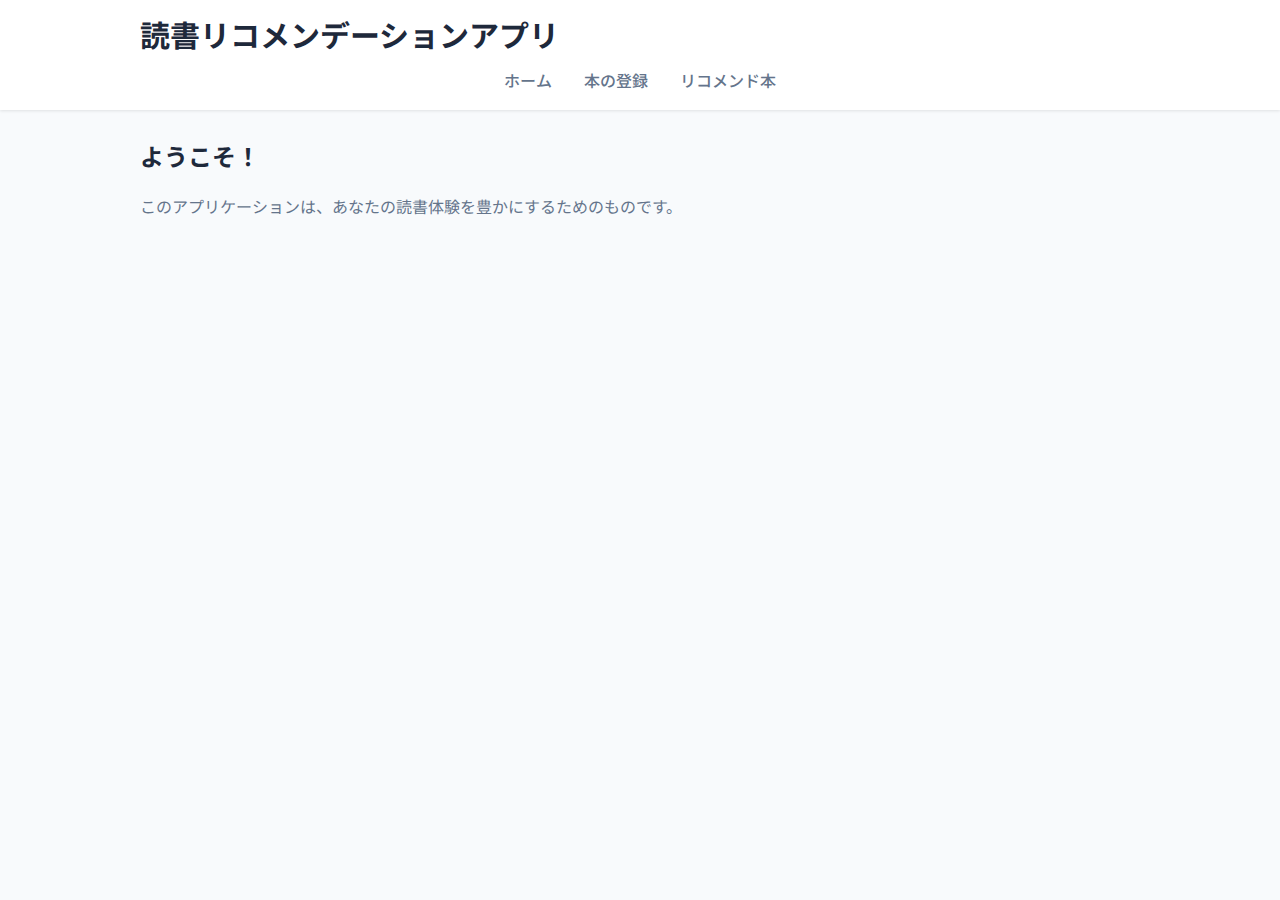
<file: src/index.html>
<!DOCTYPE html>
<html lang="ja">
  <head>
    <meta charset="UTF-8" />
    <meta name="viewport" content="width=device-width, initial-scale=1.0" />
    <title>読書リコメンデーションアプリ</title>
    <link rel="preconnect" href="https://fonts.googleapis.com" />
    <link rel="preconnect" href="https://fonts.gstatic.com" crossorigin />
    <link
      href="https://fonts.googleapis.com/css2?family=Noto+Sans+JP:wght@400;500;700&display=swap"
      rel="stylesheet"
    />
    <link rel="stylesheet" href="assets/styles/main.css" />
  </head>
  <body>
    <header class="header">
      <div class="container">
        <h1>読書リコメンデーションアプリ</h1>
        <nav class="nav">
          <ul class="nav-list">
            <li><a href="views/home.html">ホーム</a></li>
            <li><a href="views/book-form.html">本の登録</a></li>
            <li><a href="views/recommendations.html">リコメンド本</a></li>
          </ul>
        </nav>
      </div>
    </header>
    <main class="main container">
      <h2>ようこそ！</h2>
      <p>
        このアプリケーションは、あなたの読書体験を豊かにするためのものです。
      </p>
    </main>
    <script src="js/app.js"></script>
  </body>
</html>
</file>
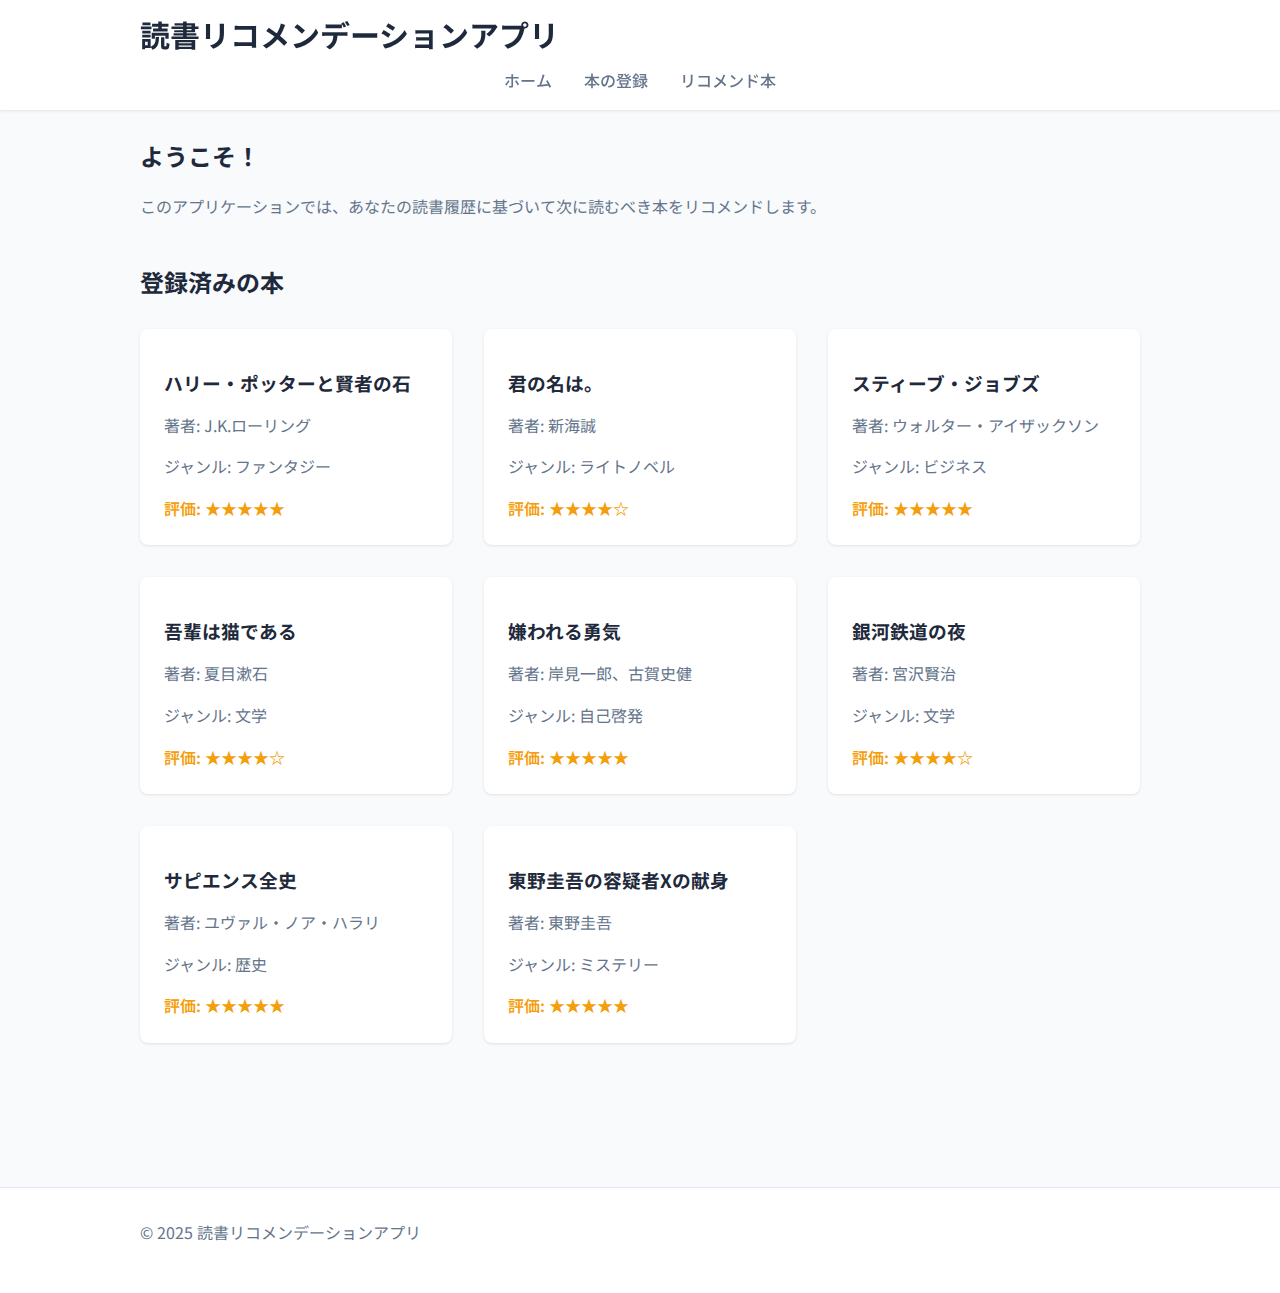
<file: src/views/book-detail.html>
<!DOCTYPE html>
<html lang="ja">
  <head>
    <meta charset="UTF-8" />
    <meta name="viewport" content="width=device-width, initial-scale=1.0" />
    <title>本の詳細 - 読書リコメンデーションアプリ</title>
    <link rel="preconnect" href="https://fonts.googleapis.com" />
    <link rel="preconnect" href="https://fonts.gstatic.com" crossorigin />
    <link
      href="https://fonts.googleapis.com/css2?family=Noto+Sans+JP:wght@400;500;700&display=swap"
      rel="stylesheet"
    />
    <link rel="stylesheet" href="../assets/styles/main.css" />
  </head>
  <body>
    <header class="header">
      <div class="container">
        <h1>本の詳細</h1>
        <nav class="nav">
          <ul class="nav-list">
            <li><a href="home.html">ホーム</a></li>
            <li><a href="book-form.html">本の登録</a></li>
            <li><a href="recommendations.html">リコメンド本</a></li>
          </ul>
        </nav>
      </div>
    </header>
    <main class="main container">
      <div class="book-detail-container">
        <div class="book-detail-header">
          <h2 id="book-title" class="book-detail-title">読み込み中...</h2>
          <div id="book-rating" class="book-detail-rating"></div>
        </div>

        <div class="book-detail-content">
          <div class="book-info-section">
            <h3>基本情報</h3>
            <div class="info-grid">
              <div class="info-item">
                <label>著者</label>
                <span id="book-author">-</span>
              </div>
              <div class="info-item">
                <label>出版社</label>
                <span id="book-publisher">-</span>
              </div>
              <div class="info-item">
                <label>ジャンル</label>
                <span id="book-genre" class="genre-tag">-</span>
              </div>
              <div class="info-item">
                <label>ISBN</label>
                <span id="book-isbn">-</span>
              </div>
              <div class="info-item">
                <label>読了日</label>
                <span id="book-readDate">-</span>
              </div>
            </div>
          </div>

          <div class="book-notes-section" id="notes-section">
            <h3>読書メモ</h3>
            <div class="notes-content" id="book-notes">メモがありません</div>
          </div>
        </div>

        <div class="book-detail-actions">
          <button onclick="history.back()" class="btn btn-secondary">
            戻る
          </button>
          <button id="edit-book" class="btn btn-primary">編集</button>
          <button id="delete-book" class="btn btn-danger">削除</button>
        </div>
      </div>
    </main>

    <style>
      .book-detail-container {
        max-width: 800px;
        margin: 0 auto;
        background: var(--surface);
        border-radius: var(--radius-md);
        box-shadow: var(--shadow-md);
        overflow: hidden;
      }

      .book-detail-header {
        background: linear-gradient(
          135deg,
          var(--primary-color),
          var(--primary-hover)
        );
        color: white;
        padding: 2rem;
        text-align: center;
      }

      .book-detail-title {
        margin: 0 0 1rem 0;
        font-size: 2rem;
        font-weight: 700;
      }

      .book-detail-rating {
        font-size: 1.5rem;
        margin-top: 0.5rem;
      }

      .book-detail-content {
        padding: 2rem;
      }

      .book-info-section {
        margin-bottom: 2rem;
      }

      .book-info-section h3 {
        margin-bottom: 1.5rem;
        color: var(--text-primary);
        border-bottom: 2px solid var(--primary-color);
        padding-bottom: 0.5rem;
      }

      .info-grid {
        display: grid;
        grid-template-columns: repeat(auto-fit, minmax(250px, 1fr));
        gap: 1.5rem;
      }

      .info-item {
        display: flex;
        flex-direction: column;
        gap: 0.5rem;
      }

      .info-item label {
        font-weight: 600;
        color: var(--text-secondary);
        font-size: 0.9rem;
        text-transform: uppercase;
        letter-spacing: 0.5px;
      }

      .info-item span {
        color: var(--text-primary);
        font-size: 1.1rem;
        padding: 0.5rem 0;
      }

      .genre-tag {
        background: var(--primary-color);
        color: white;
        padding: 0.3rem 0.8rem !important;
        border-radius: var(--radius-sm);
        font-size: 0.9rem !important;
        font-weight: 500;
        display: inline-block;
        width: fit-content;
      }

      .book-notes-section h3 {
        margin-bottom: 1.5rem;
        color: var(--text-primary);
        border-bottom: 2px solid var(--primary-color);
        padding-bottom: 0.5rem;
      }

      .notes-content {
        background: var(--background);
        padding: 1.5rem;
        border-radius: var(--radius-sm);
        border-left: 4px solid var(--primary-color);
        line-height: 1.7;
        color: var(--text-primary);
        font-style: italic;
      }

      .book-detail-actions {
        padding: 2rem;
        background: var(--background);
        display: flex;
        gap: 1rem;
        justify-content: center;
        flex-wrap: wrap;
      }

      .btn-danger {
        background: #dc2626;
        color: white;
      }

      .btn-danger:hover {
        background: #b91c1c;
      }

      @media (max-width: 768px) {
        .book-detail-container {
          margin: 1rem;
        }

        .book-detail-header {
          padding: 1.5rem;
        }

        .book-detail-title {
          font-size: 1.5rem;
        }

        .info-grid {
          grid-template-columns: 1fr;
        }

        .book-detail-actions {
          padding: 1.5rem;
        }
      }
    </style>

    <script type="module">
      import StorageService from "../js/services/StorageService.js";

      document.addEventListener("DOMContentLoaded", () => {
        const storageService = new StorageService();

        // URLからIDを取得
        const urlParams = new URLSearchParams(window.location.search);
        const bookId = urlParams.get("id");

        if (!bookId) {
          alert("本のIDが指定されていません。");
          window.location.href = "home.html";
          return;
        }

        // 本のデータを取得
        const books = storageService.loadBooks();
        const book = books.find((b) => b.id === bookId);

        if (!book) {
          alert("指定された本が見つかりませんでした。");
          window.location.href = "home.html";
          return;
        }

        // 本の情報を表示
        document.getElementById("book-title").textContent = book.title;
        document.getElementById("book-author").textContent =
          book.author || "不明";
        document.getElementById("book-publisher").textContent =
          book.publisher || "不明";
        document.getElementById("book-genre").textContent =
          book.genre || "未分類";
        document.getElementById("book-isbn").textContent = book.isbn || "不明";
        document.getElementById("book-readDate").textContent = book.readDate
          ? new Date(book.readDate).toLocaleDateString("ja-JP")
          : "未設定";

        // 評価を星で表示
        const rating = book.rating || 0;
        document.getElementById("book-rating").innerHTML =
          "★".repeat(rating) + "☆".repeat(5 - rating) + ` (${rating}/5)`;

        // メモの表示
        const notesElement = document.getElementById("book-notes");
        if (book.notes && book.notes.trim()) {
          notesElement.textContent = book.notes;
          notesElement.style.fontStyle = "normal";
        } else {
          notesElement.textContent = "メモがありません";
          notesElement.style.fontStyle = "italic";
          notesElement.style.color = "var(--text-secondary)";
        }

        // 削除ボタンの処理
        document.getElementById("delete-book").addEventListener("click", () => {
          if (
            confirm(
              `「${book.title}」を削除しますか？この操作は取り消せません。`
            )
          ) {
            const updatedBooks = books.filter((b) => b.id !== bookId);
            storageService.saveBooks(updatedBooks);
            alert("本が削除されました。");
            window.location.href = "home.html";
          }
        });

        // 編集ボタンの処理（今後実装予定）
        document.getElementById("edit-book").addEventListener("click", () => {
          alert("編集機能は今後実装予定です。");
        });
      });
    </script>
  </body>
</html>
</file>
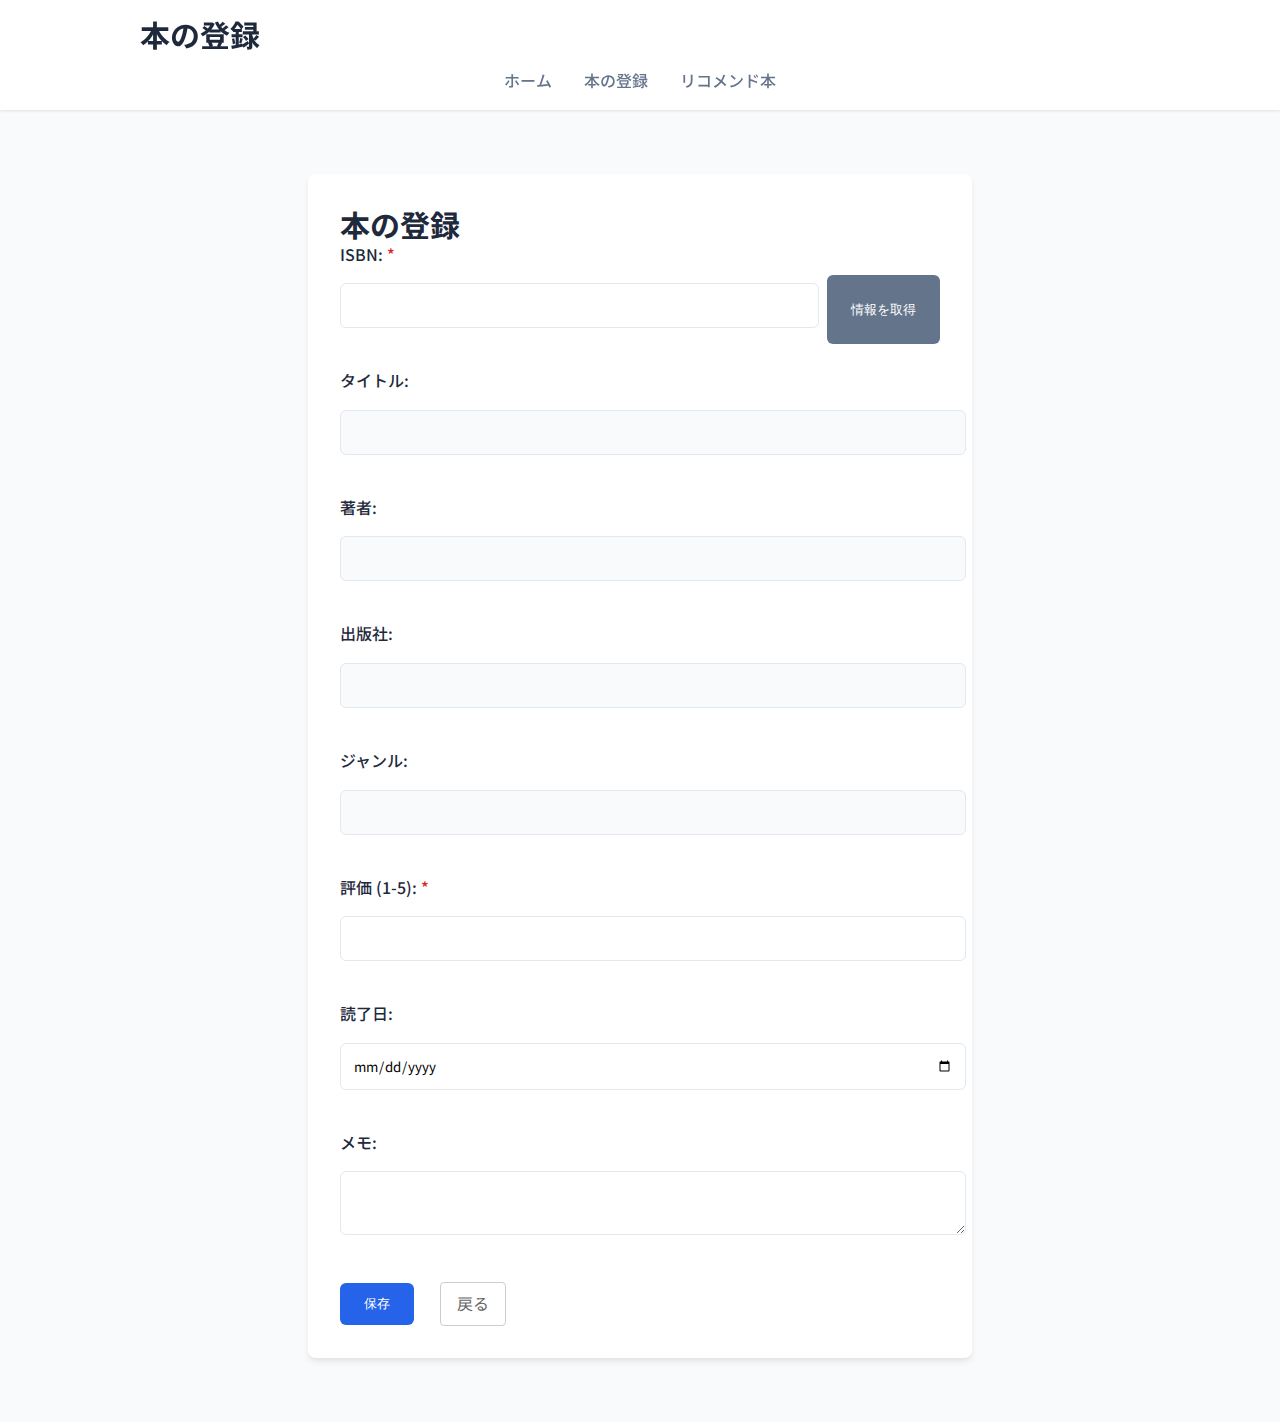
<file: src/views/book-form.html>
<!DOCTYPE html>
<html lang="ja">
  <head>
    <meta charset="UTF-8" />
    <meta name="viewport" content="width=device-width, initial-scale=1.0" />
    <title>本の登録 - 読書リコメンデーションアプリ</title>
    <link rel="preconnect" href="https://fonts.googleapis.com" />
    <link rel="preconnect" href="https://fonts.gstatic.com" crossorigin />
    <link
      href="https://fonts.googleapis.com/css2?family=Noto+Sans+JP:wght@400;500;700&display=swap"
      rel="stylesheet"
    />
    <link rel="stylesheet" href="../assets/styles/main.css" />
  </head>
  <body>
    <header class="header">
      <div class="container">
        <h1>本の登録</h1>
        <nav class="nav">
          <ul class="nav-list">
            <li><a href="home.html">ホーム</a></li>
            <li><a href="book-form.html">本の登録</a></li>
            <li><a href="recommendations.html">リコメンド本</a></li>
          </ul>
        </nav>
      </div>
    </header>
    <main class="main container">
      <form id="bookForm">
        <h1>本の登録</h1>

        <div class="form-group">
          <label for="isbn">ISBN: <span class="required">*</span></label>
          <div class="isbn-input-group">
            <input type="text" id="isbn" name="isbn" required />
            <button type="button" id="fetchBookInfo" class="secondary-button">
              情報を取得
            </button>
          </div>
        </div>

        <div class="form-group">
          <label for="title">タイトル:</label>
          <input type="text" id="title" name="title" readonly />
        </div>

        <div class="form-group">
          <label for="author">著者:</label>
          <input type="text" id="author" name="author" readonly />
        </div>

        <div class="form-group">
          <label for="publisher">出版社:</label>
          <input type="text" id="publisher" name="publisher" readonly />
        </div>

        <div class="form-group">
          <label for="genre">ジャンル:</label>
          <input type="text" id="genre" name="genre" readonly />
        </div>

        <div class="form-group">
          <label for="rating"
            >評価 (1-5): <span class="required">*</span></label
          >
          <input
            type="number"
            id="rating"
            name="rating"
            min="1"
            max="5"
            required
          />
        </div>

        <div class="form-group">
          <label for="readDate">読了日:</label>
          <input type="date" id="readDate" name="readDate" />
        </div>

        <div class="form-group">
          <label for="notes">メモ:</label>
          <textarea id="notes" name="notes"></textarea>
        </div>

        <div class="form-actions">
          <button type="submit" class="primary-button">保存</button>
          <a href="home.html" class="back-button">戻る</a>
        </div>
      </form>
    </main>
    <style>
      .back-button {
        display: inline-block;
        margin-left: 10px;
        padding: 8px 16px;
        text-decoration: none;
        color: #666;
        border: 1px solid #ccc;
        border-radius: 4px;
      }
    </style>
    <script type="module" src="../js/app.js"></script>
  </body>
</html>
</file>
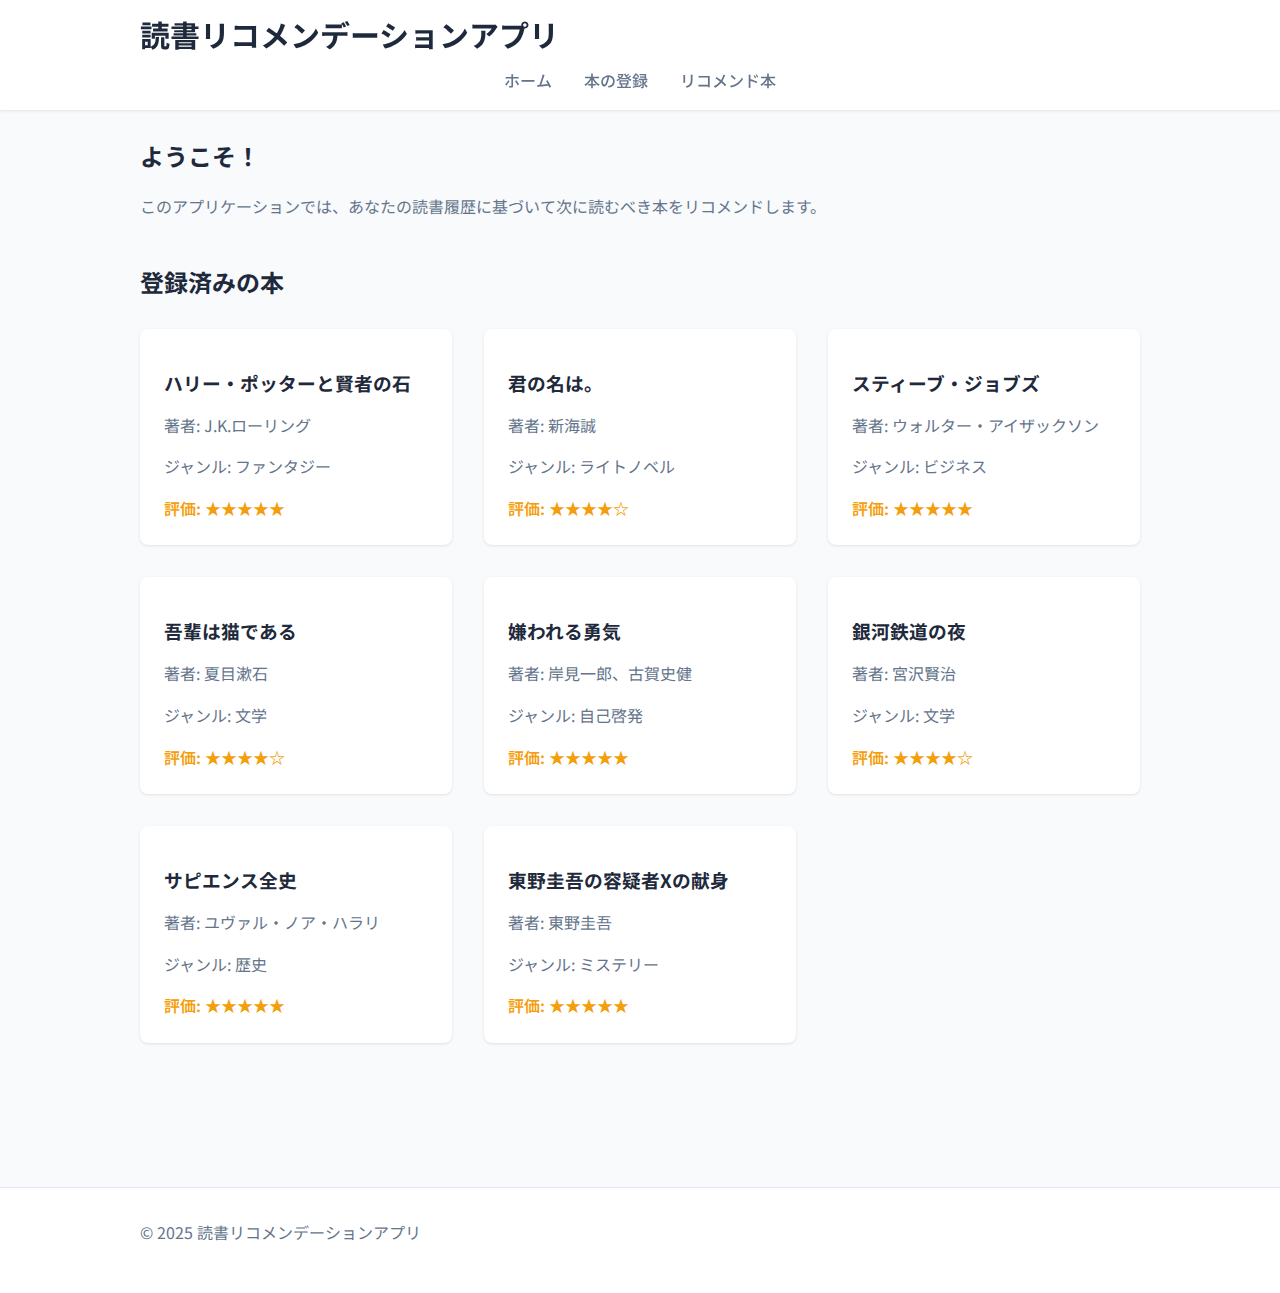
<file: src/views/home.html>
<!DOCTYPE html>
<html lang="ja">
  <head>
    <meta charset="UTF-8" />
    <meta name="viewport" content="width=device-width, initial-scale=1.0" />
    <title>ホーム - 読書リコメンデーションアプリ</title>
    <link rel="preconnect" href="https://fonts.googleapis.com" />
    <link rel="preconnect" href="https://fonts.gstatic.com" crossorigin />
    <link
      href="https://fonts.googleapis.com/css2?family=Noto+Sans+JP:wght@400;500;700&display=swap"
      rel="stylesheet"
    />
    <link rel="stylesheet" href="../assets/styles/main.css" />
  </head>
  <body>
    <header class="header">
      <div class="container">
        <h1>読書リコメンデーションアプリ</h1>
        <nav class="nav">
          <ul class="nav-list">
            <li><a href="home.html">ホーム</a></li>
            <li><a href="book-form.html">本の登録</a></li>
            <li><a href="recommendations.html">リコメンド本</a></li>
          </ul>
        </nav>
      </div>
    </header>
    <main class="main container">
      <section class="welcome-section">
        <h2>ようこそ！</h2>
        <p>
          このアプリケーションでは、あなたの読書履歴に基づいて次に読むべき本をリコメンドします。
        </p>
      </section>
      <section class="book-list-section">
        <h2>登録済みの本</h2>
        <div id="book-list" class="recommendation-list">
          <!-- 本のリストは JavaScript で動的に生成されます -->
        </div>
      </section>
    </main>
    <footer class="footer">
      <div class="container">
        <p>&copy; 2025 読書リコメンデーションアプリ</p>
      </div>
    </footer>
    <script type="module" src="../js/app.js">
      // 初期データ
              const mockBooks = [
                  {
                      id: "1",
                      title: "羊をめぐる冒険",
                      author: "村上春樹",
                      publisher: "講談社",
                      genre: "小説",
                      isbn: "9784061848771",
                      readDate: "2023-01-15",
                      rating: 5,
                      notes: "不思議な世界観と深いストーリー展開が印象的"
                  },
                  {
                      id: "2",
                      title: "人間失格",
                      author: "太宰治",
                      publisher: "新潮社",
                      genre: "小説",
                      isbn: "9784101006051",
                      readDate: "2023-02-20",
                      rating: 4,
                      notes: "人間の本質を深く掘り下げた名作"
                  },
                  {
                      id: "3",
                      title: "リファクタリング",
                      author: "マーティン・ファウラー",
                      publisher: "オーム社",
                      genre: "技術書",
                      isbn: "9784274224546",
                      readDate: "2023-03-10",
                      rating: 5,
                      notes: "コードの品質を改善するための実践的なガイド"
                  },
                  {
                      id: "4",
                      title: "コンビニ人間",
                      author: "村田沙耶香",
                      publisher: "文藝春秋",
                      genre: "小説",
                      isbn: "9784167911645",
                      readDate: "2023-04-15",
                      rating: 4,
                      notes: "現代社会における人間の在り方を問う作品"
                  },
                  {
                      id: "5",
                      title: "ゼロ秒思考",
                      author: "赤羽雄二",
                      publisher: "ダイヤモンド社",
                      genre: "ビジネス",
                      isbn: "9784478025819",
                      rating: 5,
                      readDate: "2023-05-01",
                      notes: "思考の速度と質を向上させるための実践的な方法論"
                  }
              ];
              // ブラウザのローカルストレージにデータを保存・読み込みするためのサービス
              class StorageService {
                  saveBooks(books) {
                      localStorage.setItem('books', JSON.stringify(books));
                  }

                  loadBooks() {
                      const books = localStorage.getItem('books');
                      return books ? JSON.parse(books) : [];
                  }

                  clearBooks() {
                      localStorage.removeItem('books');
                  }
              }

              document.addEventListener('DOMContentLoaded', () => {
                  const storage = new StorageService();
                  const bookListElement = document.getElementById('book-list');

                  // ローカルストレージからデータを読み込む
                  let books = storage.loadBooks();

                  // ローカルストレージが空の場合は初期データを保存
                  if (books.length === 0) {
                      storage.saveBooks(mockBooks);
                      books = mockBooks;
                  }

                  // 本のリストを表示
                  books.forEach(book => {
                      const bookCard = document.createElement('div');
                      bookCard.className = 'book-card';
                      bookCard.innerHTML = `
                          <h3>${book.title}</h3>
                          <p class="author">著者: ${book.author}</p>
                          <p class="genre">ジャンル: ${book.genre}</p>
                          <div class="rating">評価: ${'★'.repeat(book.rating)}${'☆'.repeat(5-book.rating)}</div>
                      `;
                      bookListElement.appendChild(bookCard);
                  });
              });
    </script>
    <!-- 削除: ここにあった初期データは不要です -->
  </body>
</html>
</file>
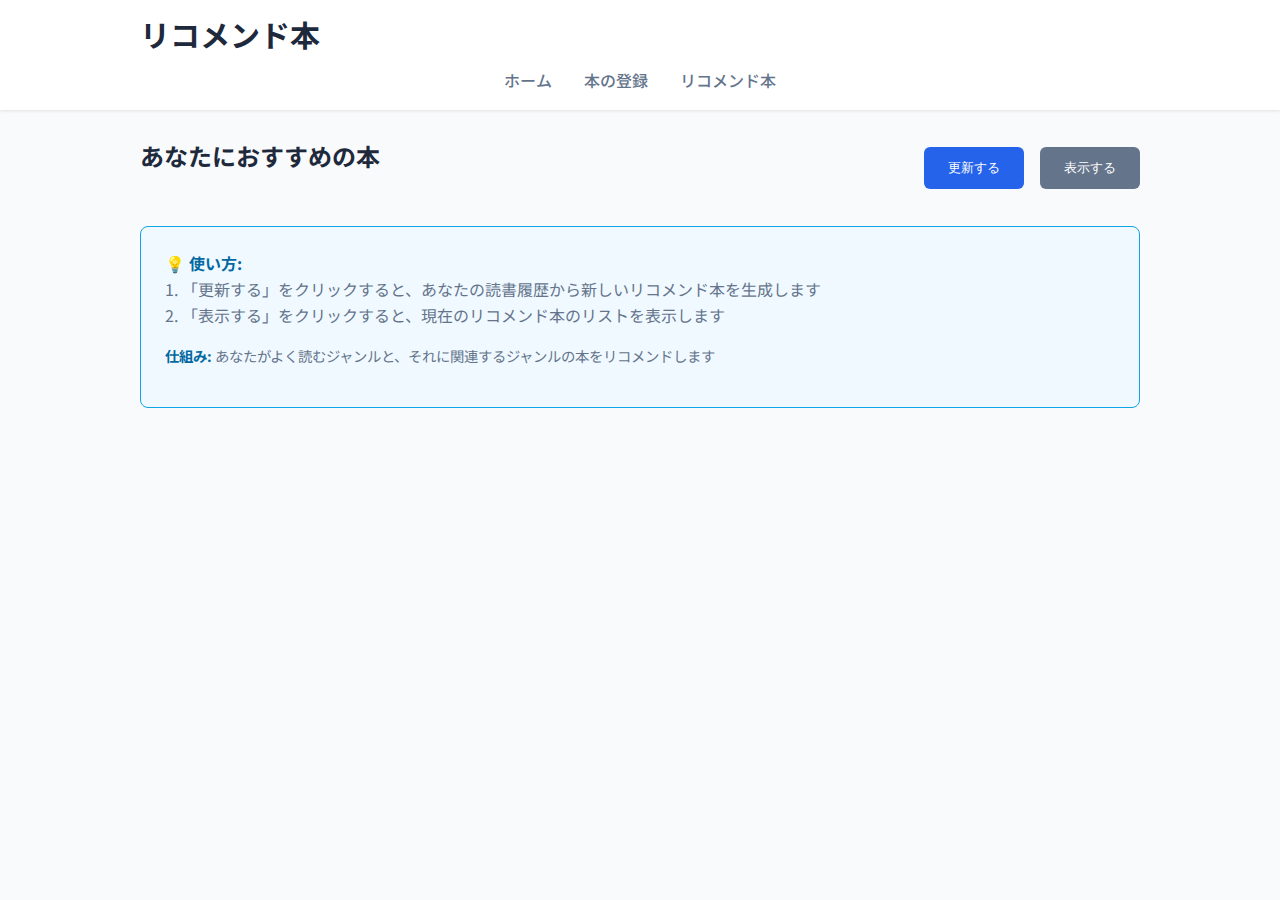
<file: src/views/recommendations.html>
<!DOCTYPE html>
<html lang="ja">
  <head>
    <meta charset="UTF-8" />
    <meta name="viewport" content="width=device-width, initial-scale=1.0" />
    <title>リコメンド本 - 読書リコメンデーションアプリ</title>
    <link rel="preconnect" href="https://fonts.googleapis.com" />
    <link rel="preconnect" href="https://fonts.gstatic.com" crossorigin />
    <link
      href="https://fonts.googleapis.com/css2?family=Noto+Sans+JP:wght@400;500;700&display=swap"
      rel="stylesheet"
    />
    <link rel="stylesheet" href="../assets/styles/main.css" />
  </head>
  <body>
    <header class="header">
      <div class="container">
        <h1>リコメンド本</h1>
        <nav class="nav">
          <ul class="nav-list">
            <li><a href="home.html">ホーム</a></li>
            <li><a href="book-form.html">本の登録</a></li>
            <li><a href="recommendations.html">リコメンド本</a></li>
          </ul>
        </nav>
      </div>
    </header>
    <main class="main container">
      <section id="recommendations-list">
        <div class="recommendations-header">
          <h2>あなたにおすすめの本</h2>
          <div class="recommendations-actions">
            <button id="refresh-recommendations" class="btn btn-primary">
              更新する
            </button>
            <button id="show-recommendations" class="btn btn-secondary">
              表示する
            </button>
          </div>
        </div>
        <div class="copilot-help">
          <p>
            <strong>💡 使い方:</strong><br />
            1.
            「更新する」をクリックすると、あなたの読書履歴から新しいリコメンド本を生成します<br />
            2.
            「表示する」をクリックすると、現在のリコメンド本のリストを表示します
          </p>
          <p class="info">
            <strong>仕組み:</strong>
            あなたがよく読むジャンルと、それに関連するジャンルの本をリコメンドします
          </p>
        </div>
        <ul id="recommendations" class="recommendation-list"></ul>
      </section>
    </main>
    <script type="module" src="../js/app.js"></script>
  </body>
</html>
</file>
<file: src/assets/styles/main.css>
:root {
  --primary-color: #2563eb;
  --primary-hover: #1d4ed8;
  --background: #f8fafc;
  --surface: #ffffff;
  --text-primary: #1e293b;
  --text-secondary: #64748b;
  --border-color: #e2e8f0;
  --radius-sm: 0.375rem;
  --radius-md: 0.5rem;
  --shadow-sm: 0 1px 3px rgba(0, 0, 0, 0.1);
  --shadow-md: 0 4px 6px -1px rgba(0, 0, 0, 0.1);
  --transition: all 0.2s ease;
}

body {
  font-family: "Noto Sans JP", sans-serif;
  margin: 0;
  padding: 0;
  background-color: var(--background);
  color: var(--text-primary);
  line-height: 1.6;
}

.header {
  background: var(--surface);
  box-shadow: var(--shadow-sm);
  position: sticky;
  top: 0;
  z-index: 100;
  padding: 1rem 0;
}

.container {
  width: min(1000px, 85%);
  margin: 0 auto;
  padding: 0 2rem;
}

@media (min-width: 1024px) {
  .container {
    padding: 0 3rem;
  }
}

.nav-list {
  list-style: none;
  padding: 0;
  margin: 1rem 0 0;
  display: flex;
  gap: 2rem;
  justify-content: center;
}

.nav-list a {
  color: var(--text-secondary);
  text-decoration: none;
  font-weight: 500;
  transition: var(--transition);
}

.nav-list a:hover {
  color: var(--primary-color);
}

.main {
  padding: 2rem 0;
}

button {
  background: var(--primary-color);
  color: white;
  border: none;
  padding: 0.75rem 1.5rem;
  border-radius: var(--radius-sm);
  font-weight: 500;
  cursor: pointer;
  transition: var(--transition);
}

button:hover {
  background: var(--primary-hover);
  transform: translateY(-1px);
}

form {
  background: var(--surface);
  padding: 2rem;
  border-radius: var(--radius-md);
  box-shadow: var(--shadow-md);
  max-width: 600px;
  margin: 2rem auto;
}

input[type="text"],
input[type="date"],
input[type="number"],
textarea {
  width: 100%;
  padding: 0.75rem;
  margin: 0.5rem 0 1rem;
  border: 1px solid var(--border-color);
  border-radius: var(--radius-sm);
  transition: var(--transition);
  font-family: inherit;
}

input:focus,
textarea:focus {
  outline: none;
  border-color: var(--primary-color);
  box-shadow: 0 0 0 3px rgba(37, 99, 235, 0.1);
}

.recommendation-list {
  list-style: none;
  padding: 0;
  display: grid;
  grid-template-columns: repeat(auto-fill, minmax(300px, 1fr));
  gap: 2rem;
  margin: 2rem 0;
}

.recommendation-item {
  background: var(--surface);
  border-radius: var(--radius-md);
  box-shadow: var(--shadow-md);
  transition: var(--transition);
}

.recommendation-item:hover {
  transform: translateY(-4px);
  box-shadow: var(--shadow-lg);
}

.recommendation-item .book-card {
  padding: 1.5rem;
}

.recommendation-item h3 {
  margin: 0 0 1rem;
  color: var(--text-primary);
}

.recommendation-item p {
  margin: 0.5rem 0;
  color: var(--text-secondary);
}

.recommendation-item .reason {
  margin-top: 1rem;
  padding-top: 1rem;
  border-top: 1px solid var(--border-color);
  font-style: italic;
}

h1,
h2,
h3 {
  font-weight: 700;
  line-height: 1.2;
}

h1 {
  font-size: 1.875rem;
  margin: 0;
}

h2 {
  font-size: 1.5rem;
  margin-bottom: 1rem;
}

@media (max-width: 768px) {
  .nav-list {
    flex-direction: column;
    align-items: center;
    gap: 1rem;
  }

  .recommendation-list {
    grid-template-columns: 1fr;
  }

  .container {
    width: 90%;
    padding: 0 1.5rem;
  }
}

.welcome-section,
.book-list-section {
  margin-bottom: 3rem;
}

.footer {
  background: var(--surface);
  padding: 2rem 0;
  margin-top: 4rem;
  border-top: 1px solid var(--border-color);
  color: var(--text-secondary);
}

section {
  margin-bottom: 2.5rem;
}

.book-list {
  display: grid;
  grid-template-columns: repeat(auto-fill, minmax(280px, 1fr));
  gap: 1.5rem;
  margin: 2rem 0;
}

/* Form improvements */
form label {
  display: block;
  margin-bottom: 0.5rem;
  color: var(--text-primary);
  font-weight: 500;
}

form .form-group {
  margin-bottom: 1.5rem;
}

/* Ensure consistent spacing in all pages */
h2 {
  margin-top: 0;
  margin-bottom: 1.5rem;
}

p {
  margin-top: 0;
  margin-bottom: 1rem;
  color: var(--text-secondary);
}

/* Form styles */
.form-group {
  margin-bottom: 1.5rem;
}

.required {
  color: #dc2626;
}

.isbn-input-group {
  display: flex;
  gap: 0.5rem;
}

.isbn-input-group input {
  flex: 1;
}

input[readonly] {
  background-color: var(--background);
  color: var(--text-secondary);
}

.secondary-button {
  background: var(--text-secondary) !important;
}

.secondary-button:hover {
  background: var(--text-primary) !important;
}

.form-actions {
  display: flex;
  gap: 1rem;
  align-items: center;
}

.book-card {
  background: var(--surface);
  border-radius: var(--radius-md);
  box-shadow: var(--shadow-sm);
  padding: 1.5rem;
  transition: var(--transition);
}

.book-card:hover {
  transform: translateY(-2px);
  box-shadow: var(--shadow-md);
}

.book-title {
  margin: 0 0 1rem;
  color: var(--text-primary);
  font-size: 1.25rem;
}

.book-info p {
  margin: 0.5rem 0;
  color: var(--text-secondary);
}

.book-info strong {
  color: var(--text-primary);
}

.book-info p:last-child {
  margin-bottom: 0;
}

.recommendations-header {
  display: flex;
  justify-content: space-between;
  align-items: center;
  margin-bottom: 2rem;
  flex-wrap: wrap;
  gap: 1rem;
}

.recommendations-actions {
  display: flex;
  gap: 1rem;
}

.btn {
  background: var(--primary-color);
  color: white;
  border: none;
  padding: 0.75rem 1.5rem;
  border-radius: var(--radius-sm);
  font-weight: 500;
  cursor: pointer;
  transition: var(--transition);
}

.btn-primary {
  background: var(--primary-color);
}

.btn-primary:hover {
  background: var(--primary-hover);
  transform: translateY(-1px);
}

.btn-secondary {
  background: var(--text-secondary);
  color: white;
}

.btn-secondary:hover {
  background: var(--text-primary);
  transform: translateY(-1px);
}

.copilot-help {
  background: #f0f9ff;
  border: 1px solid #0ea5e9;
  border-radius: var(--radius-md);
  padding: 1.5rem;
  margin-bottom: 2rem;
}

.copilot-help p {
  margin-bottom: 1rem;
}

.copilot-help strong {
  color: #0369a1;
}

.note {
  background: #fef3c7;
  border: 1px solid #f59e0b;
  border-radius: var(--radius-sm);
  padding: 1rem;
  margin: 1rem 0;
  color: #92400e;
}

.info {
  color: var(--text-secondary);
  font-size: 0.9rem;
}

/* ホームページの本カードにクリック可能な視覚効果を追加 */
.book-list-section .book-card {
  transition: all 0.3s ease;
  position: relative;
  overflow: hidden;
}

.book-list-section .book-card::before {
  content: "";
  position: absolute;
  top: 0;
  left: -100%;
  width: 100%;
  height: 100%;
  background: linear-gradient(
    90deg,
    transparent,
    rgba(37, 99, 235, 0.1),
    transparent
  );
  transition: left 0.5s;
}

.book-list-section .book-card:hover::before {
  left: 100%;
}

.book-list-section .book-card:hover {
  transform: translateY(-4px);
  box-shadow: 0 10px 25px rgba(0, 0, 0, 0.15);
  border: 2px solid var(--primary-color);
}

.book-list-section .book-card h3 {
  color: var(--text-primary);
  transition: color 0.2s ease;
}

.book-list-section .book-card:hover h3 {
  color: var(--primary-color);
}

.book-list-section .book-card .rating {
  font-weight: 600;
  color: #f59e0b;
}
</file>
